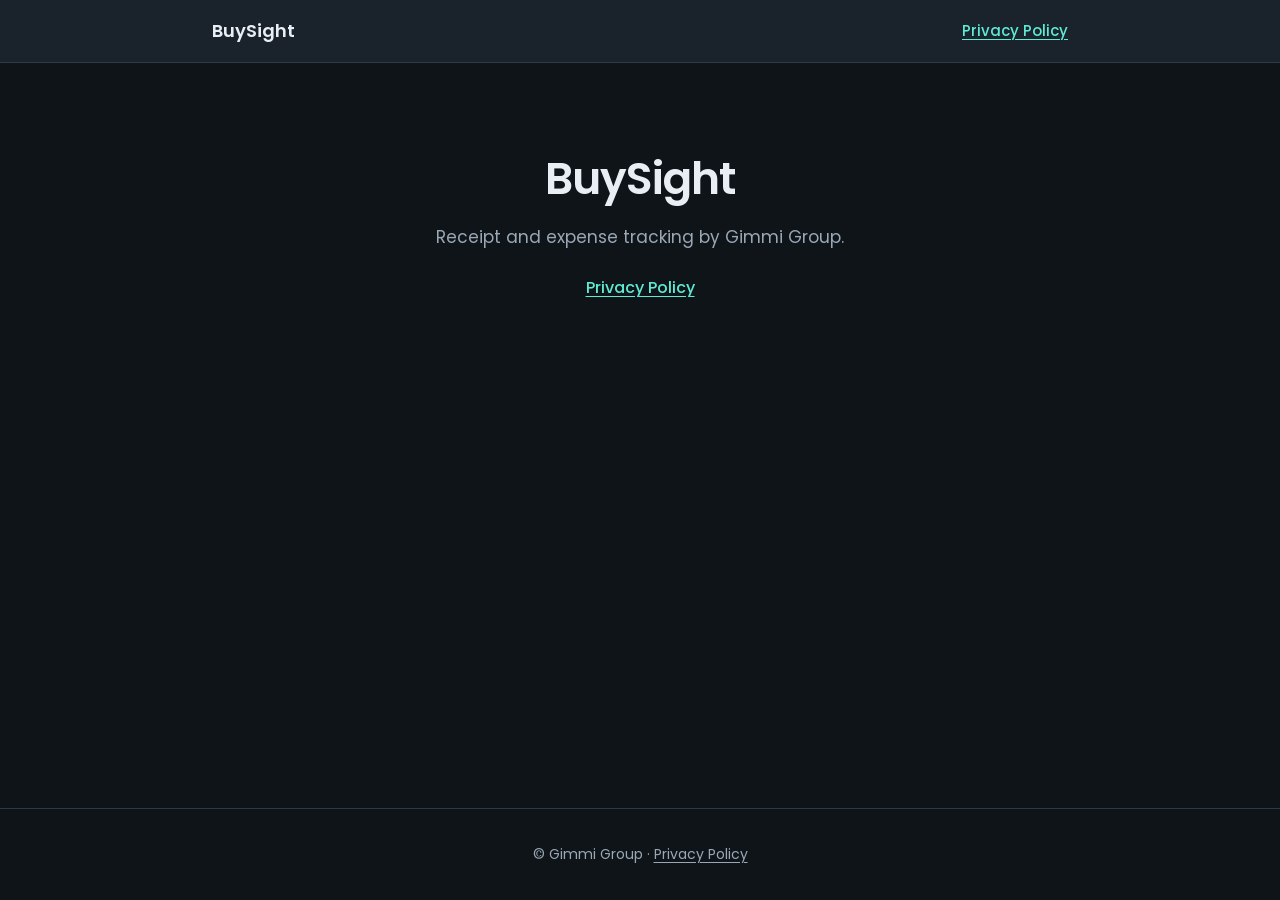
<file: index.html>
<!DOCTYPE html>
<html lang="en">

<head>
  <meta charset="UTF-8">
  <meta name="viewport" content="width=device-width, initial-scale=1.0">
  <title>BuySight — Gimmi Group</title>
  <link rel="icon" href="data:image/svg+xml,%3Csvg xmlns='http://www.w3.org/2000/svg' viewBox='0 0 32 32'%3E%3Crect width='32' height='32' rx='6' fill='%2310b981'/%3E%3Ctext x='16' y='22' text-anchor='middle' fill='white' font-size='16' font-family='system-ui'%3EB%3C/text%3E%3C/svg%3E" type="image/svg+xml">
  <link rel="stylesheet" href="./assets/css/style.css">
  <link rel="preconnect" href="https://fonts.googleapis.com">
  <link rel="preconnect" href="https://fonts.gstatic.com" crossorigin>
  <link href="https://fonts.googleapis.com/css2?family=Poppins:wght@300;400;500;600&display=swap" rel="stylesheet">
</head>

<body class="site-page">
  <header class="site-header">
    <div class="site-header-inner">
      <a class="site-brand" href="./">BuySight</a>
      <nav class="site-nav" aria-label="Main">
        <a href="./privacy.html">Privacy Policy</a>
      </nav>
    </div>
  </header>

  <main class="site-main">
    <section class="site-hero">
      <h1 class="site-title">BuySight</h1>
      <p class="site-lead">Receipt and expense tracking by Gimmi Group.</p>
      <p class="site-meta">
        <a class="site-link-primary" href="./privacy.html">Privacy Policy</a>
      </p>
    </section>
  </main>

  <footer class="site-footer">
    <p>© Gimmi Group · <a href="./privacy.html">Privacy Policy</a></p>
  </footer>
</body>

</html>
</file>
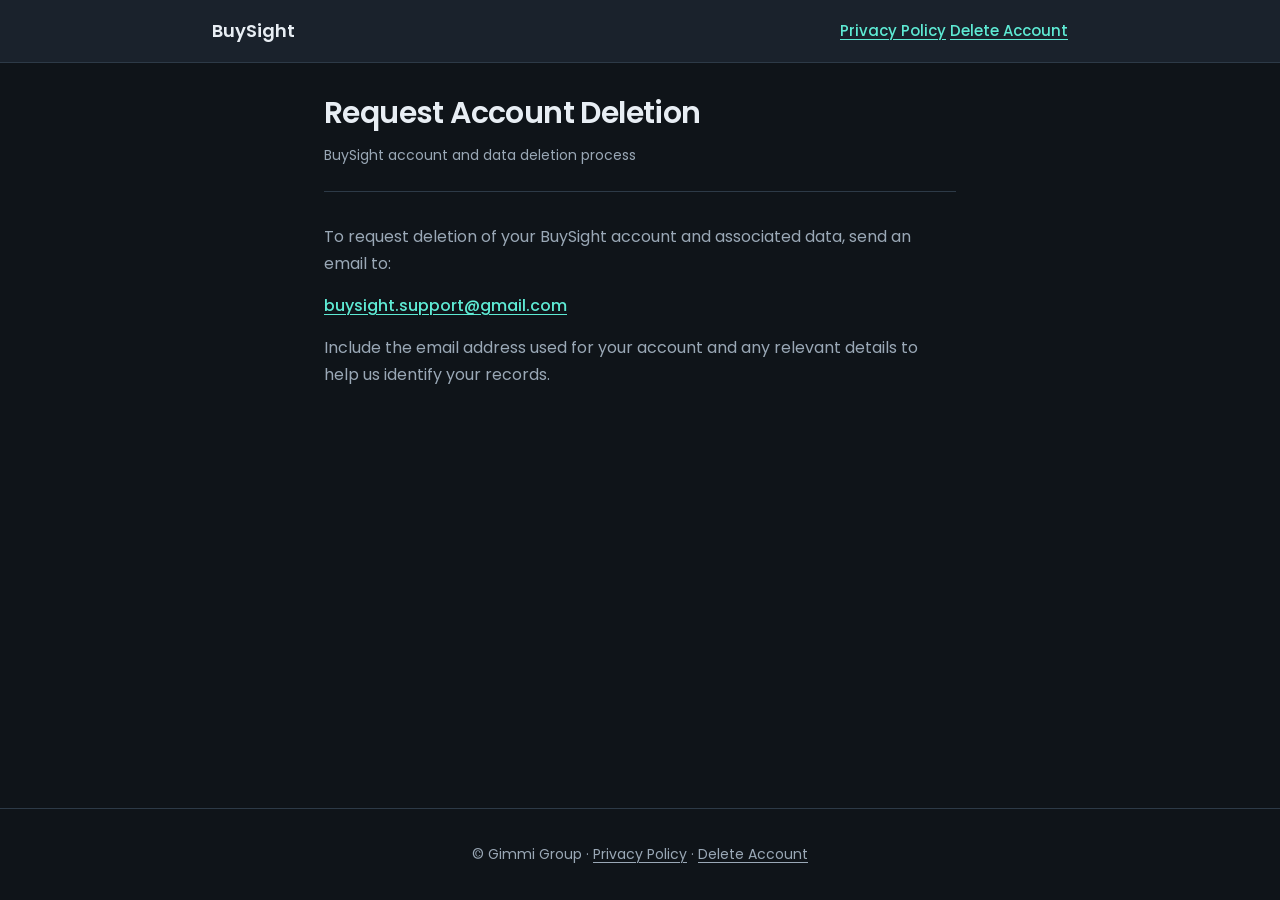
<file: delete-account.html>
<!DOCTYPE html>
<html lang="en">

<head>
  <meta charset="UTF-8">
  <meta http-equiv="X-UA-Compatible" content="IE=edge">
  <meta name="viewport" content="width=device-width, initial-scale=1.0">
  <title>Delete Account — BuySight</title>

  <link rel="icon" href="data:image/svg+xml,%3Csvg xmlns='http://www.w3.org/2000/svg' viewBox='0 0 32 32'%3E%3Crect width='32' height='32' rx='6' fill='%2310b981'/%3E%3Ctext x='16' y='22' text-anchor='middle' fill='white' font-size='16' font-family='system-ui'%3EB%3C/text%3E%3C/svg%3E" type="image/svg+xml">
  <link rel="stylesheet" href="./assets/css/style.css">
  <link rel="preconnect" href="https://fonts.googleapis.com">
  <link rel="preconnect" href="https://fonts.gstatic.com" crossorigin>
  <link href="https://fonts.googleapis.com/css2?family=Poppins:wght@300;400;500;600&display=swap" rel="stylesheet">
</head>

<body class="privacy-page">

  <header class="site-header privacy-site-header">
    <div class="site-header-inner">
      <a class="site-brand" href="./">BuySight</a>
      <nav class="site-nav" aria-label="Main">
        <a href="./privacy.html">Privacy Policy</a>
        <a href="./delete-account.html" aria-current="page">Delete Account</a>
      </nav>
    </div>
  </header>

  <main class="privacy-main">
    <article class="privacy-article">
      <header>
        <h1 class="h2 article-title">Request Account Deletion</h1>
        <p class="privacy-updated">BuySight account and data deletion process</p>
      </header>

      <section class="privacy-section">
        <p>
          To request deletion of your BuySight account and associated data, send an email to:
        </p>
        <p>
          <a href="mailto:buysight.support@gmail.com?subject=Data%20Deletion%20Request" class="privacy-contact-link">buysight.support@gmail.com</a>
        </p>
        <p>
          Include the email address used for your account and any relevant details to help us identify your records.
        </p>
      </section>
    </article>
  </main>

  <footer class="site-footer privacy-site-footer">
    <p>© Gimmi Group · <a href="./privacy.html">Privacy Policy</a> · <a href="./delete-account.html">Delete Account</a></p>
  </footer>

</body>

</html>
</file>
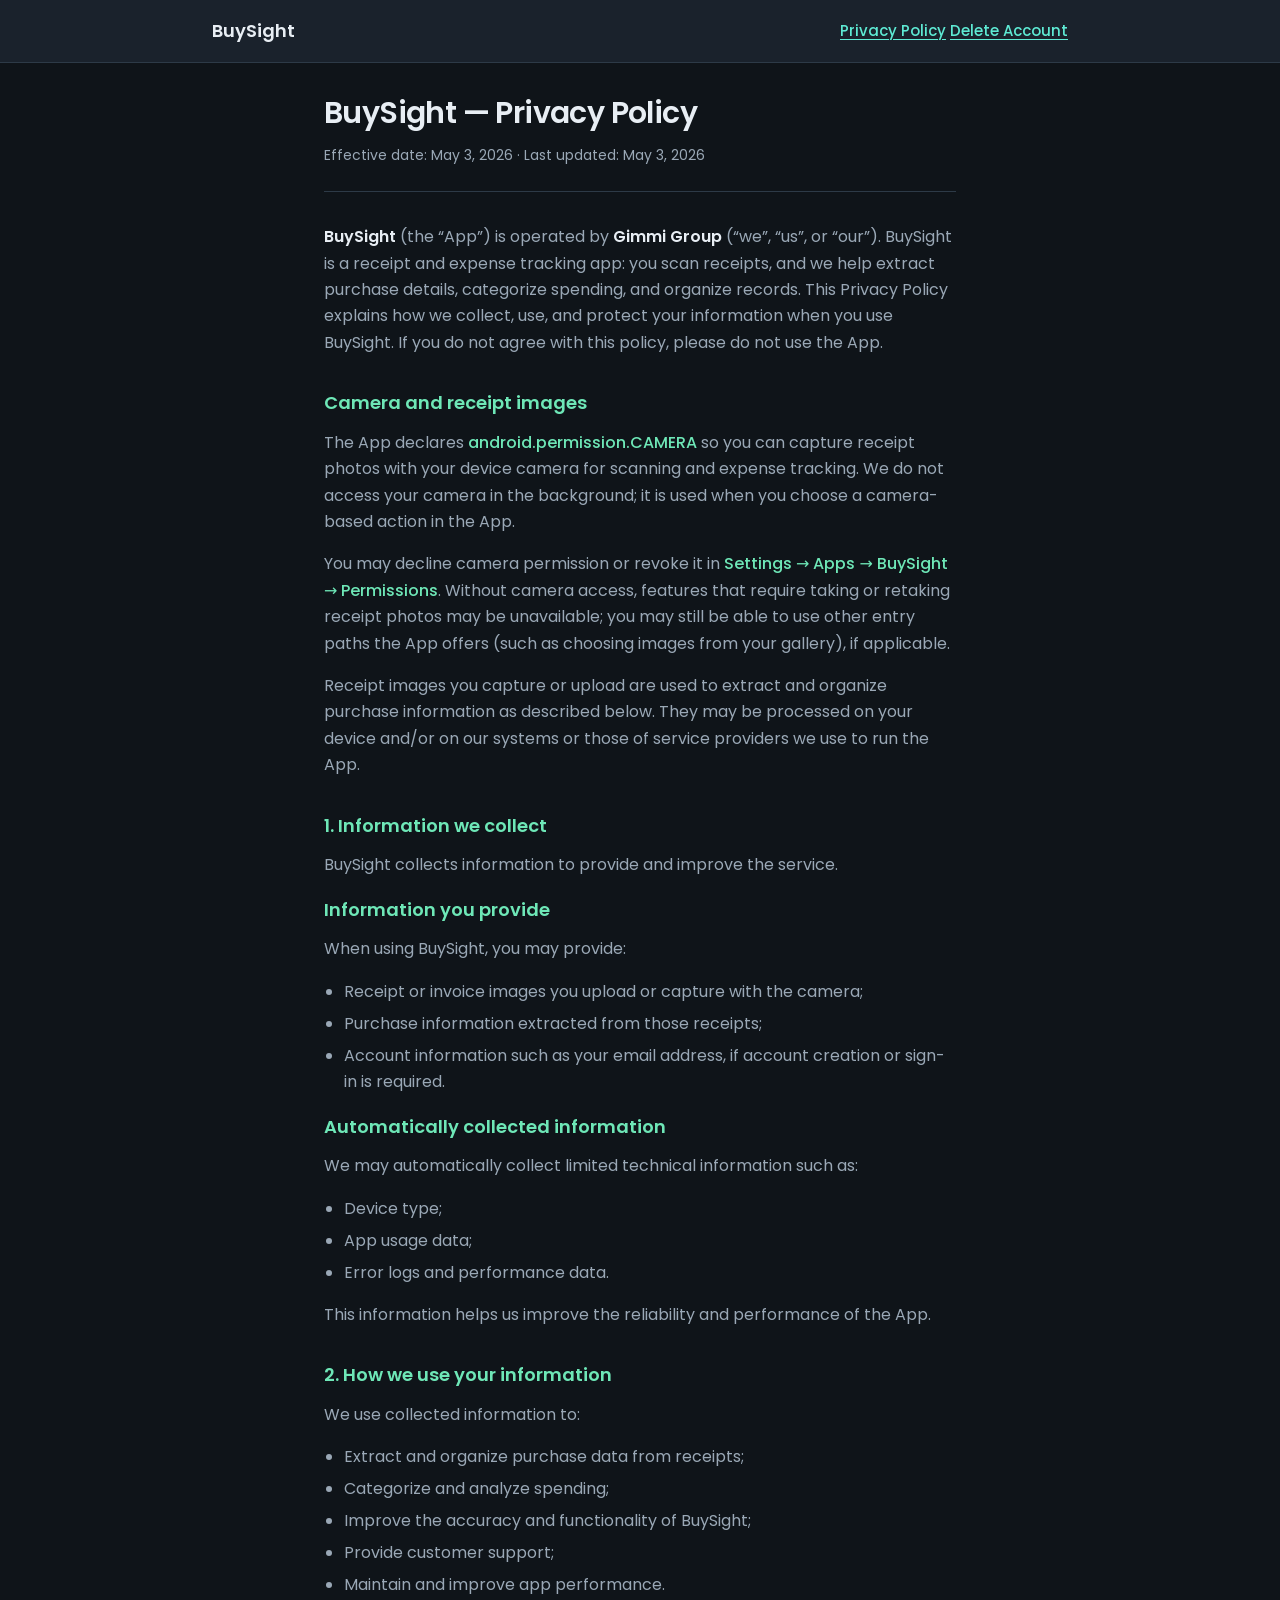
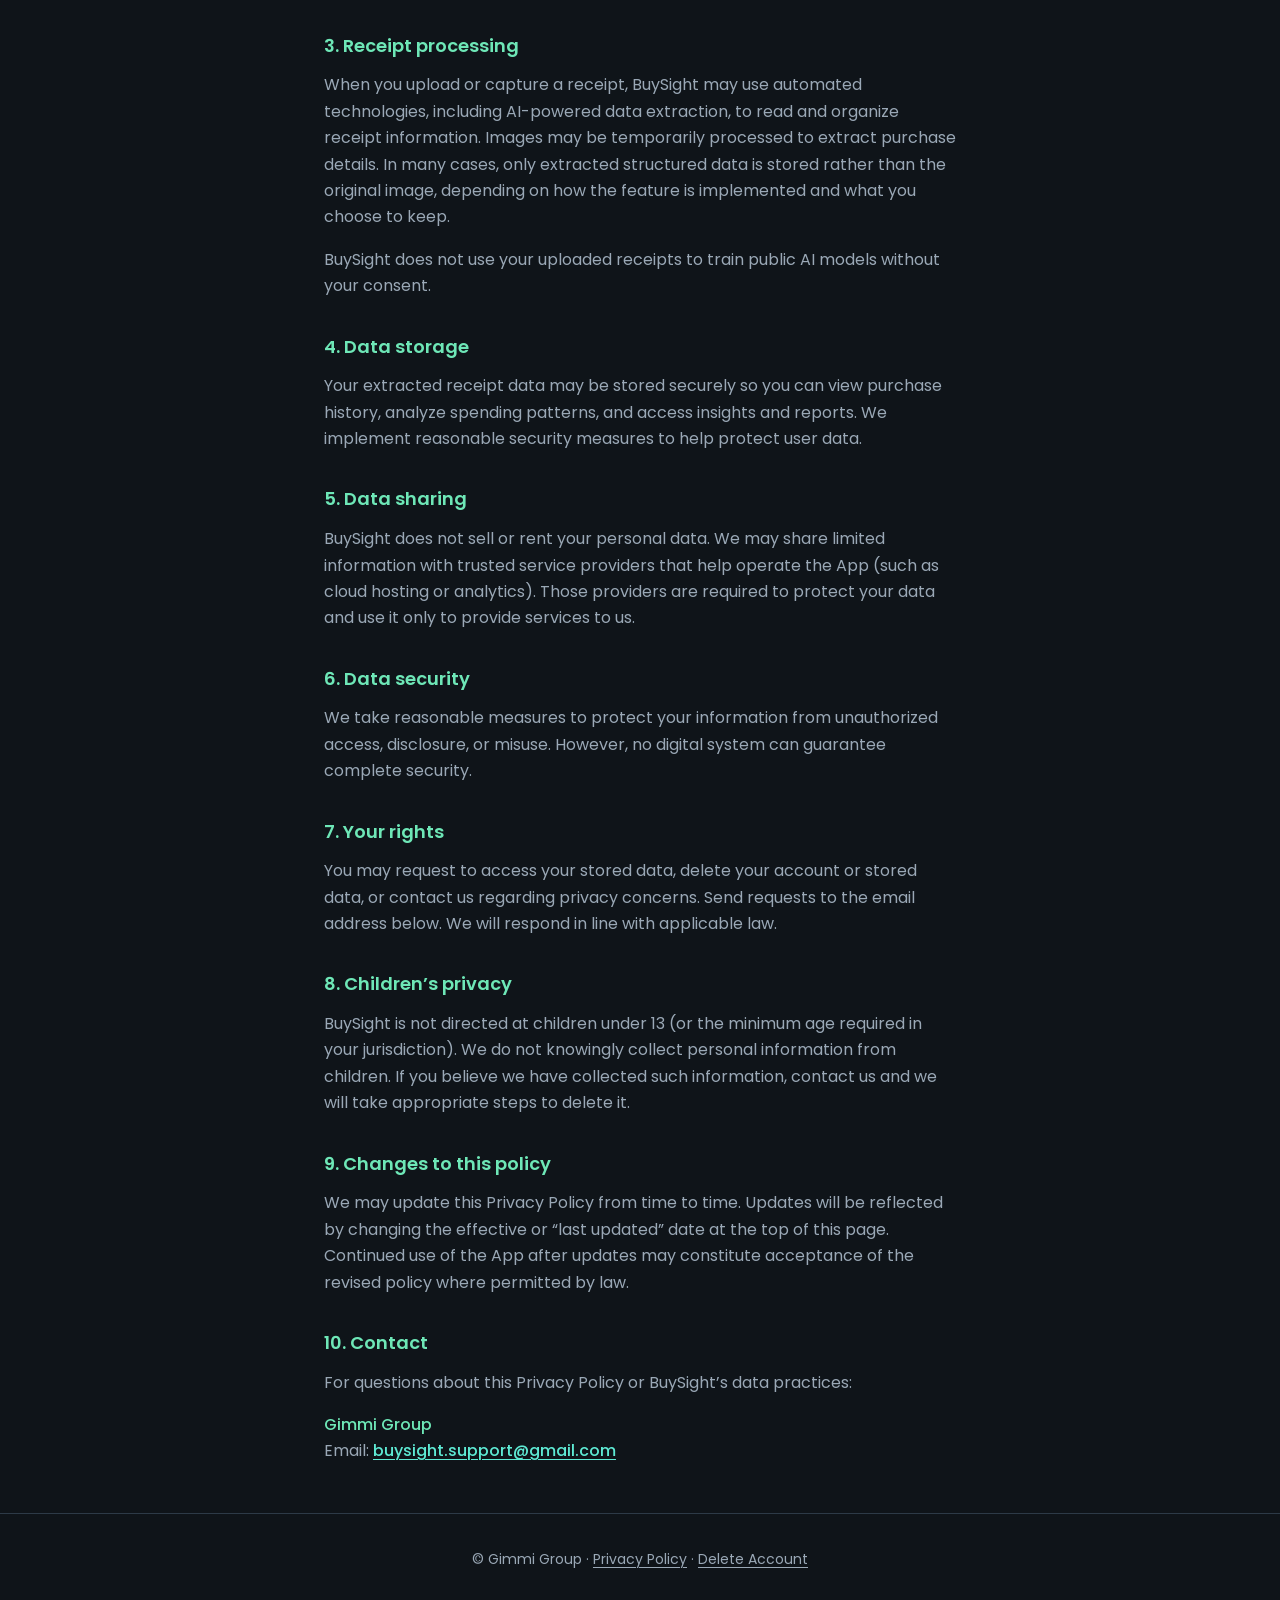
<file: privacy.html>
<!DOCTYPE html>
<html lang="en">

<head>
  <meta charset="UTF-8">
  <meta http-equiv="X-UA-Compatible" content="IE=edge">
  <meta name="viewport" content="width=device-width, initial-scale=1.0">
  <title>Privacy Policy — BuySight</title>

  <link rel="icon" href="data:image/svg+xml,%3Csvg xmlns='http://www.w3.org/2000/svg' viewBox='0 0 32 32'%3E%3Crect width='32' height='32' rx='6' fill='%2310b981'/%3E%3Ctext x='16' y='22' text-anchor='middle' fill='white' font-size='16' font-family='system-ui'%3EB%3C/text%3E%3C/svg%3E" type="image/svg+xml">
  <link rel="stylesheet" href="./assets/css/style.css">
  <link rel="preconnect" href="https://fonts.googleapis.com">
  <link rel="preconnect" href="https://fonts.gstatic.com" crossorigin>
  <link href="https://fonts.googleapis.com/css2?family=Poppins:wght@300;400;500;600&display=swap" rel="stylesheet">
</head>

<body class="privacy-page">

  <header class="site-header privacy-site-header">
    <div class="site-header-inner">
      <a class="site-brand" href="./">BuySight</a>
      <nav class="site-nav" aria-label="Main">
        <a href="./privacy.html" aria-current="page">Privacy Policy</a>
        <a href="./delete-account.html">Delete Account</a>
      </nav>
    </div>
  </header>

  <main class="privacy-main">

    <article class="privacy-article">

      <header>
        <h1 class="h2 article-title">BuySight — Privacy Policy</h1>
        <p class="privacy-updated">Effective date: May 3, 2026 · Last updated: May 3, 2026</p>
      </header>

      <section class="privacy-section">
        <p>
          <strong class="text-accent-strong">BuySight</strong> (the “App”) is operated by <strong class="text-accent-strong">Gimmi Group</strong> (“we”, “us”, or “our”). BuySight is a receipt and expense tracking app: you scan receipts, and we help extract purchase details, categorize spending, and organize records. This Privacy Policy explains how we collect, use, and protect your information when you use BuySight. If you do not agree with this policy, please do not use the App.
        </p>
      </section>

      <section class="privacy-section">
        <h2 class="h3">Camera and receipt images</h2>
        <p>
          The App declares <strong class="text-accent-soft">android.permission.CAMERA</strong> so you can capture receipt photos with your device camera for scanning and expense tracking. We do not access your camera in the background; it is used when you choose a camera-based action in the App.
        </p>
        <p>
          You may decline camera permission or revoke it in <strong class="text-accent-soft">Settings → Apps → BuySight → Permissions</strong>. Without camera access, features that require taking or retaking receipt photos may be unavailable; you may still be able to use other entry paths the App offers (such as choosing images from your gallery), if applicable.
        </p>
        <p>
          Receipt images you capture or upload are used to extract and organize purchase information as described below. They may be processed on your device and/or on our systems or those of service providers we use to run the App.
        </p>
      </section>

      <section class="privacy-section">
        <h2 class="h3">1. Information we collect</h2>
        <p>BuySight collects information to provide and improve the service.</p>

        <h3 class="h3 privacy-subheading">Information you provide</h3>
        <p>When using BuySight, you may provide:</p>
        <ul>
          <li>Receipt or invoice images you upload or capture with the camera;</li>
          <li>Purchase information extracted from those receipts;</li>
          <li>Account information such as your email address, if account creation or sign-in is required.</li>
        </ul>

        <h3 class="h3 privacy-subheading">Automatically collected information</h3>
        <p>We may automatically collect limited technical information such as:</p>
        <ul>
          <li>Device type;</li>
          <li>App usage data;</li>
          <li>Error logs and performance data.</li>
        </ul>
        <p>This information helps us improve the reliability and performance of the App.</p>
      </section>

      <section class="privacy-section">
        <h2 class="h3">2. How we use your information</h2>
        <p>We use collected information to:</p>
        <ul>
          <li>Extract and organize purchase data from receipts;</li>
          <li>Categorize and analyze spending;</li>
          <li>Improve the accuracy and functionality of BuySight;</li>
          <li>Provide customer support;</li>
          <li>Maintain and improve app performance.</li>
        </ul>
      </section>

      <section class="privacy-section">
        <h2 class="h3">3. Receipt processing</h2>
        <p>
          When you upload or capture a receipt, BuySight may use automated technologies, including AI-powered data extraction, to read and organize receipt information. Images may be temporarily processed to extract purchase details. In many cases, only extracted structured data is stored rather than the original image, depending on how the feature is implemented and what you choose to keep.
        </p>
        <p>
          BuySight does not use your uploaded receipts to train public AI models without your consent.
        </p>
      </section>

      <section class="privacy-section">
        <h2 class="h3">4. Data storage</h2>
        <p>
          Your extracted receipt data may be stored securely so you can view purchase history, analyze spending patterns, and access insights and reports. We implement reasonable security measures to help protect user data.
        </p>
      </section>

      <section class="privacy-section">
        <h2 class="h3">5. Data sharing</h2>
        <p>
          BuySight does not sell or rent your personal data. We may share limited information with trusted service providers that help operate the App (such as cloud hosting or analytics). Those providers are required to protect your data and use it only to provide services to us.
        </p>
      </section>

      <section class="privacy-section">
        <h2 class="h3">6. Data security</h2>
        <p>
          We take reasonable measures to protect your information from unauthorized access, disclosure, or misuse. However, no digital system can guarantee complete security.
        </p>
      </section>

      <section class="privacy-section">
        <h2 class="h3">7. Your rights</h2>
        <p>
          You may request to access your stored data, delete your account or stored data, or contact us regarding privacy concerns. Send requests to the email address below. We will respond in line with applicable law.
        </p>
      </section>

      <section class="privacy-section">
        <h2 class="h3">8. Children’s privacy</h2>
        <p>
          BuySight is not directed at children under 13 (or the minimum age required in your jurisdiction). We do not knowingly collect personal information from children. If you believe we have collected such information, contact us and we will take appropriate steps to delete it.
        </p>
      </section>

      <section class="privacy-section">
        <h2 class="h3">9. Changes to this policy</h2>
        <p>
          We may update this Privacy Policy from time to time. Updates will be reflected by changing the effective or “last updated” date at the top of this page. Continued use of the App after updates may constitute acceptance of the revised policy where permitted by law.
        </p>
      </section>

      <section class="privacy-section">
        <h2 class="h3">10. Contact</h2>
        <p>
          For questions about this Privacy Policy or BuySight’s data practices:
        </p>
        <p>
          <strong class="text-accent-soft">Gimmi Group</strong><br>
          Email: <a href="mailto:buysight.support@gmail.com" class="privacy-contact-link">buysight.support@gmail.com</a>
        </p>
      </section>

    </article>

  </main>

  <footer class="site-footer privacy-site-footer">
    <p>© Gimmi Group · <a href="./privacy.html">Privacy Policy</a> · <a href="./delete-account.html">Delete Account</a></p>
  </footer>

</body>

</html>
</file>
<file: assets/css/style.css>
/* BuySight site + privacy policy */

:root {
  --bg: #0f1419;
  --surface: #1a222c;
  --text: #e8eef4;
  --text-muted: #9aa8b6;
  --accent: #34d399;
  --accent-strong: #6ee7b7;
  --link: #5eead4;
  --border: #2d3a47;
}

*,
*::before,
*::after {
  box-sizing: border-box;
}

html {
  font-size: 16px;
  -webkit-text-size-adjust: 100%;
}

body {
  margin: 0;
  font-family: "Poppins", system-ui, sans-serif;
  font-weight: 400;
  line-height: 1.65;
  color: var(--text);
  background: var(--bg);
  min-height: 100vh;
}

a {
  color: var(--link);
  text-decoration-thickness: 1px;
  text-underline-offset: 0.2em;
}

a:hover {
  color: var(--accent-strong);
}

/* ——— Landing (index) ——— */

.site-page {
  display: flex;
  flex-direction: column;
  min-height: 100vh;
}

.site-header {
  border-bottom: 1px solid var(--border);
  background: var(--surface);
}

.site-header-inner {
  max-width: 56rem;
  margin: 0 auto;
  padding: 1rem 1.25rem;
  display: flex;
  align-items: center;
  justify-content: space-between;
  gap: 1rem;
}

.site-brand {
  font-weight: 600;
  font-size: 1.125rem;
  color: var(--text);
  text-decoration: none;
}

.site-brand:hover {
  color: var(--accent-strong);
}

.site-nav a {
  font-weight: 500;
  font-size: 0.9375rem;
}

.site-main {
  flex: 1;
  max-width: 56rem;
  margin: 0 auto;
  padding: 3rem 1.25rem;
  width: 100%;
}

.site-hero {
  text-align: center;
  padding: 2rem 0;
}

.site-title {
  margin: 0 0 0.5rem;
  font-size: clamp(2rem, 5vw, 2.75rem);
  font-weight: 600;
  letter-spacing: -0.02em;
}

.site-lead {
  margin: 0 0 1.5rem;
  color: var(--text-muted);
  font-size: 1.0625rem;
}

.site-meta {
  margin: 0;
}

.site-link-primary {
  font-weight: 500;
}

.site-footer {
  border-top: 1px solid var(--border);
  padding: 1.25rem;
  text-align: center;
  font-size: 0.875rem;
  color: var(--text-muted);
}

.site-footer a {
  color: var(--text-muted);
}

.site-footer a:hover {
  color: var(--accent-strong);
}

/* ——— Privacy page ——— */

.privacy-page {
  display: flex;
  flex-direction: column;
  min-height: 100vh;
}

.privacy-site-header {
  flex-shrink: 0;
}

.privacy-main {
  flex: 1;
  max-width: 42rem;
  margin: 0 auto;
  padding: 2rem 1.25rem 3rem;
  width: 100%;
}

.privacy-article > header {
  margin-bottom: 2rem;
  padding-bottom: 1.5rem;
  border-bottom: 1px solid var(--border);
}

.h2.article-title,
.article-title.h2 {
  margin: 0 0 0.75rem;
  font-size: clamp(1.5rem, 4vw, 1.875rem);
  font-weight: 600;
  letter-spacing: -0.02em;
  line-height: 1.25;
}

.privacy-updated {
  margin: 0;
  font-size: 0.875rem;
  color: var(--text-muted);
}

.privacy-section {
  margin-bottom: 2rem;
}

.privacy-section:last-of-type {
  margin-bottom: 0;
}

.privacy-section .h3,
.privacy-section h2.h3 {
  margin: 0 0 0.75rem;
  font-size: 1.125rem;
  font-weight: 600;
  color: var(--accent-strong);
}

.privacy-subheading {
  margin-top: 1.25rem;
  margin-bottom: 0.5rem;
  font-size: 1rem;
  font-weight: 500;
  color: var(--text);
}

.privacy-section p {
  margin: 0 0 1rem;
  color: var(--text-muted);
}

.privacy-section p:last-child {
  margin-bottom: 0;
}

.privacy-section ul {
  margin: 0 0 1rem;
  padding-left: 1.25rem;
  color: var(--text-muted);
}

.privacy-section li {
  margin-bottom: 0.35rem;
}

.text-accent-strong {
  color: var(--text);
  font-weight: 600;
}

.text-accent-soft {
  color: var(--accent-strong);
  font-weight: 500;
}

.privacy-contact-link {
  font-weight: 500;
}

.privacy-site-footer {
  flex-shrink: 0;
}
</file>
